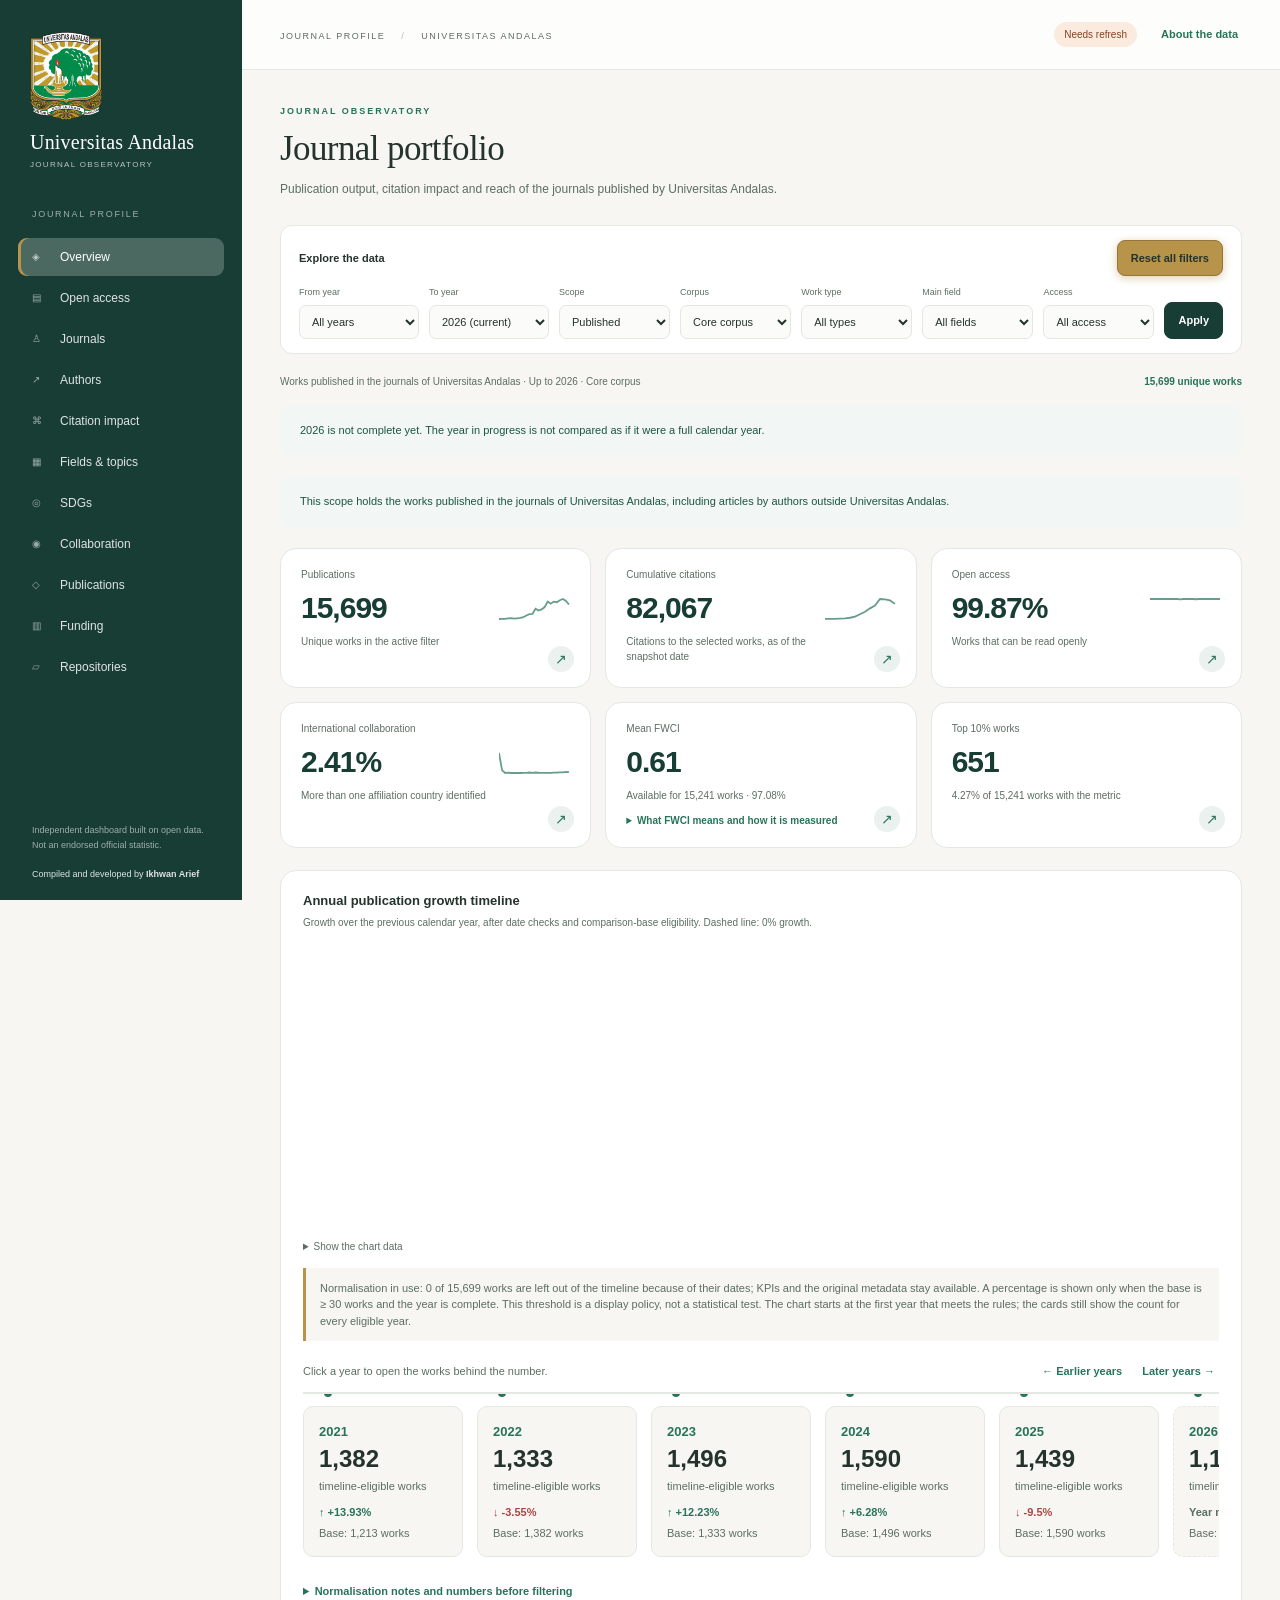
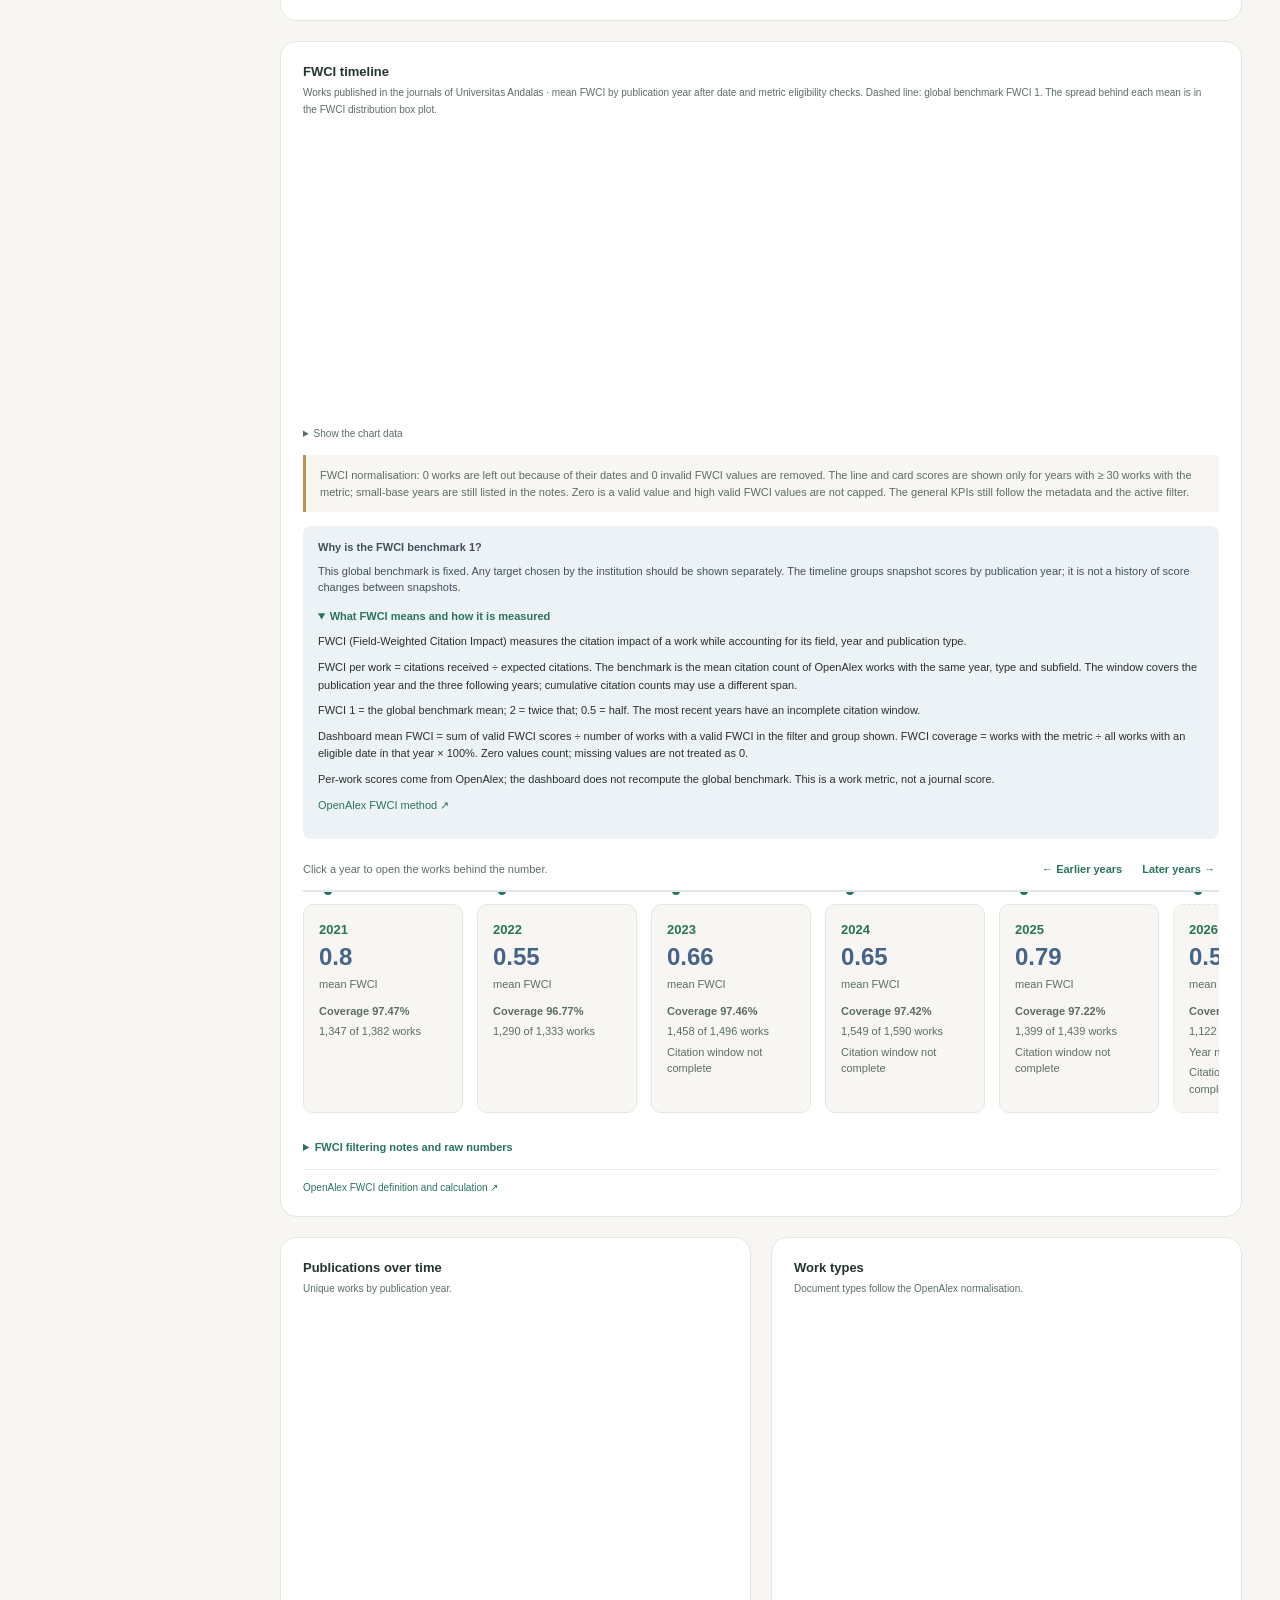
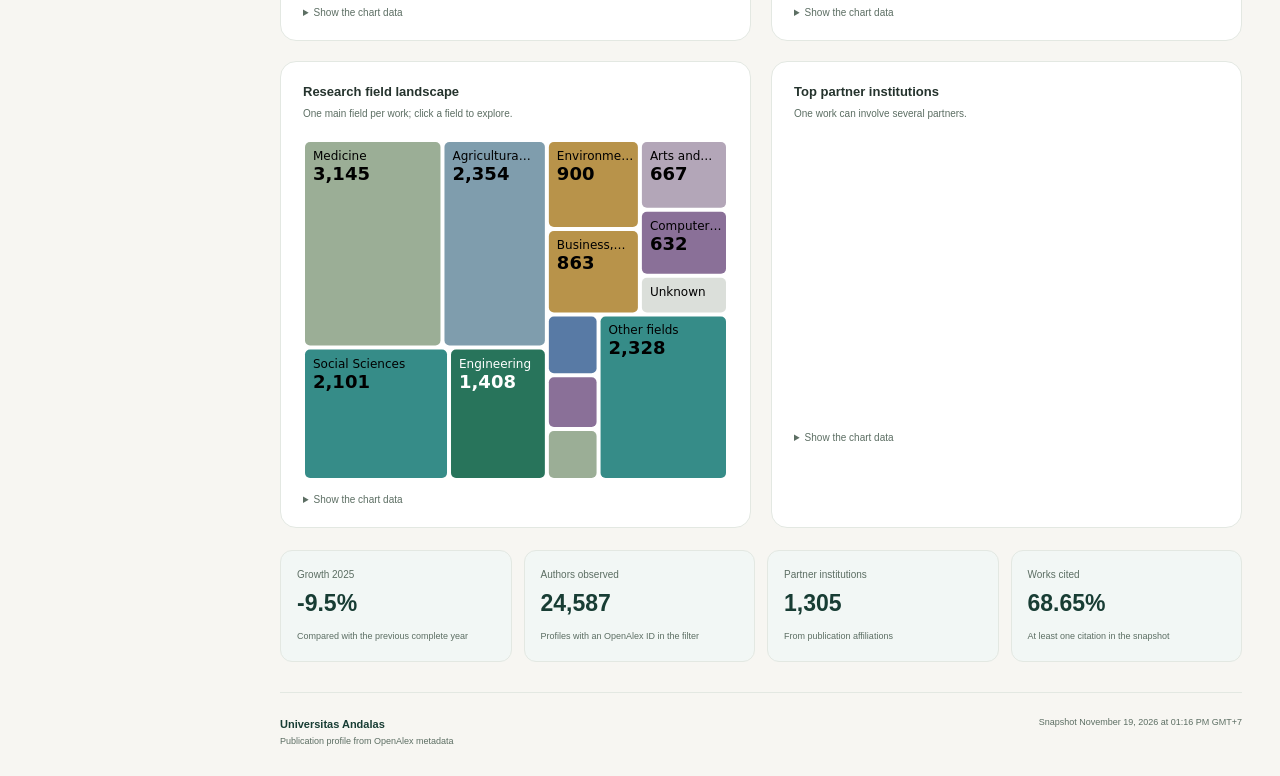
<file: index.html>
<!doctype html>
<!-- Copyright (c) 2026 Ikhwan Arief (ikhwan[at]eng.unand.ac.id). All rights reserved.
     Licensed under the PolyForm Noncommercial License 1.0.0
     (https://polyformproject.org/licenses/noncommercial/1.0.0). Commercial use requires prior
     written permission from the copyright holder. See LICENSE and NOTICE. -->
<html lang="en" data-export-controls="hidden">
<head>
  <meta charset="utf-8">
  <meta name="viewport" content="width=device-width, initial-scale=1">
  <meta http-equiv="Content-Security-Policy" content="default-src 'self'; script-src 'self'; style-src 'self' 'unsafe-inline'; img-src 'self' data: blob:; connect-src 'self'; worker-src 'self'; object-src 'none'; base-uri 'none'; form-action 'none'; frame-src 'none'">
  <meta name="referrer" content="strict-origin-when-cross-origin">
  <meta name="description" content="Journals of an organisation, their articles, citation impact and openness, from public OpenAlex metadata.">
  <meta name="theme-color" content="#183D34">
  <title>Journal profile</title>
  <link rel="stylesheet" href="assets/style.css">
  <script src="assets/vendor/chart.umd.min.js" defer></script>
  <script type="module" src="assets/app.js"></script>
</head>
<body>
  <a class="skip-link" href="#main">Skip to content</a>
  <aside class="sidebar" aria-label="Main navigation">
    <!-- Filled in when the page loads: the institution's logo, or a monogram of its short name. -->
    <a class="brand" href="#overview"><span id="brand-mark" class="brand-mark" aria-hidden="true"></span><span><strong id="brand-name">Research</strong><small>JOURNAL OBSERVATORY</small></span></a>
    <div class="sidebar-label">JOURNAL PROFILE</div>
    <nav id="navigation"></nav>
    <div class="sidebar-bottom"><p>Independent dashboard built on open data. Not an endorsed official statistic.</p><p class="developer-credit">Compiled and developed by <strong>Ikhwan Arief</strong></p></div>
  </aside>
  <div class="workspace">
    <header class="topbar"><div><button id="menu-toggle" class="icon-button mobile-menu" aria-label="Open navigation" aria-expanded="false">☰</button> <span class="breadcrumb">JOURNAL PROFILE <span aria-hidden="true">/</span> <span id="breadcrumb-name"></span></span></div><div class="topbar-right"><span id="freshness" class="status-badge">Loading snapshot</span><a id="method-button" class="text-button" href="https://openalex.org/about" target="_blank" rel="noopener noreferrer">About the data</a></div></header>
    <main id="main" tabindex="-1">
      <section class="page-heading"><div><div id="eyebrow" class="eyebrow">JOURNAL OBSERVATORY</div><h1 id="page-title">Journal portfolio</h1><p id="page-description">Journals, articles, impact and reach.</p></div><div class="heading-actions"><button id="export-csv" class="button secondary">↓ CSV</button><button id="export-json" class="button secondary">↓ JSON</button><button id="print" class="button">Print report ↗</button></div></section>
      <section class="filters" aria-label="Publication filters"><div class="filter-topline"><strong>Explore the data</strong><button id="reset" type="button" class="button secondary" title="Return every filter to this tab's defaults">Reset all filters</button></div><form id="filters-form"><label class="year-filter">From year<select id="filter-from" name="from" aria-label="From year"></select></label><label class="year-filter">To year<select id="filter-to" name="to" aria-label="To year"></select></label><label>Scope<select id="filter-scope" name="scope"></select></label><label>Corpus<select id="filter-corpus" name="corpus"><option value="all">All</option><option value="core">Core corpus</option></select></label><label>Work type<select id="filter-type" name="type"><option value="">All types</option></select></label><label>Main field<select id="filter-field" name="field"><option value="">All fields</option></select></label><label>Access<select id="filter-oa" name="oa"><option value="">All access</option><option value="open">Open access</option><option value="closed">Closed</option><option value="diamond">Diamond</option><option value="gold">Gold</option><option value="green">Green</option><option value="hybrid">Hybrid</option><option value="bronze">Bronze</option></select></label><button class="button apply" type="submit">Apply</button></form><div id="active-filters" class="active-filters" aria-label="Active extra filters"></div></section>
      <div id="notice" role="status" aria-live="polite"></div>
      <div id="content" aria-busy="true"><div class="loading"><span class="spinner"></span><h2>Preparing the research profile</h2><p>Reading the latest publication snapshot.</p></div></div>
      <footer class="footer"><div><strong id="footer-name"></strong><span id="footer-place">Publication profile from OpenAlex metadata</span></div><div id="snapshot-caption">No snapshot yet</div></footer>
    </main>
  </div>
  <dialog id="detail-dialog"><div class="dialog-head"><span class="eyebrow">PUBLICATION DETAIL</span><button id="close-detail" class="icon-button" aria-label="Close detail">✕</button></div><div id="detail-body"></div></dialog>
</body>
</html>
</file>
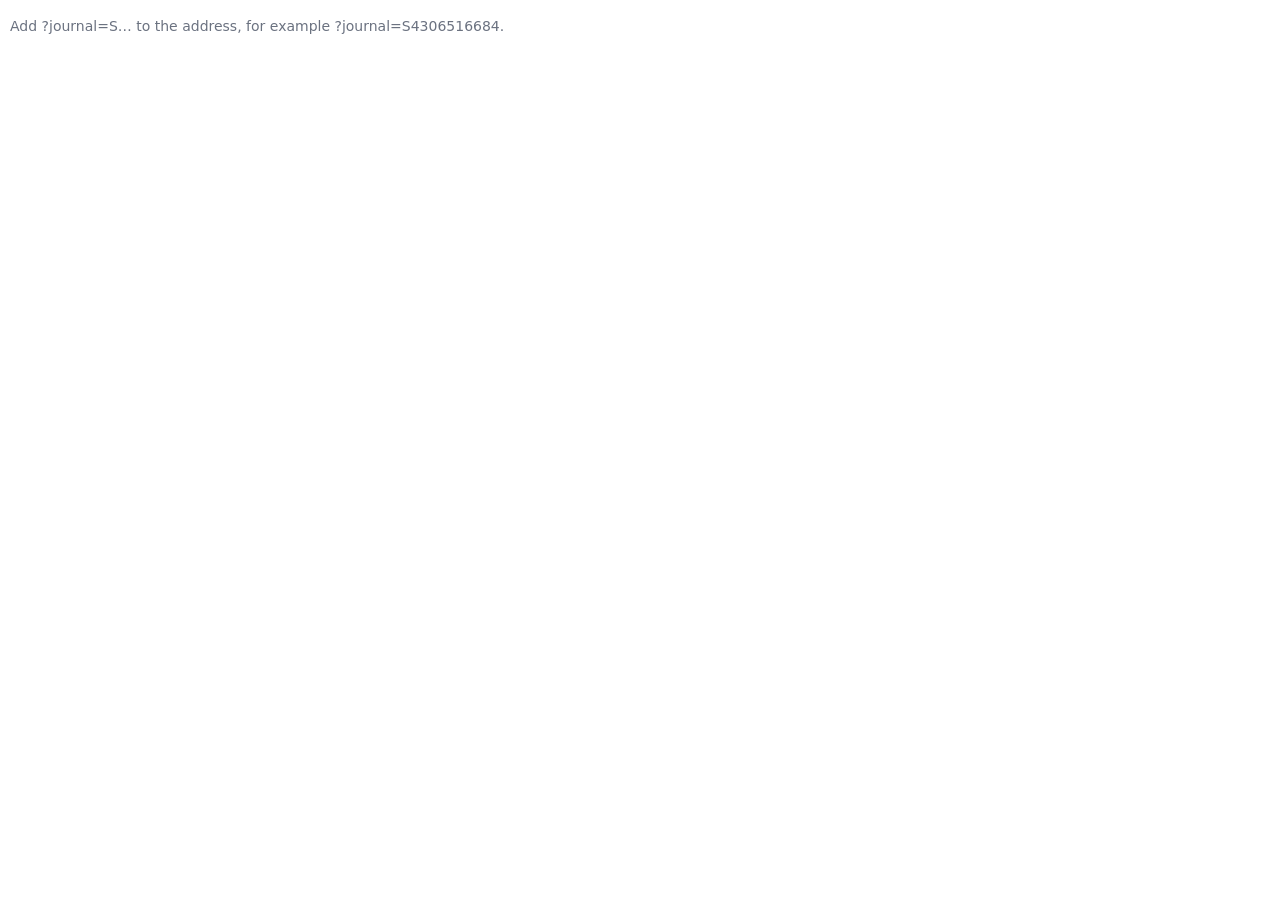
<file: embed.html>
<!doctype html>
<!-- Copyright (c) 2026 Ikhwan Arief (ikhwan[at]eng.unand.ac.id). All rights reserved.
     Licensed under the PolyForm Noncommercial License 1.0.0
     (https://polyformproject.org/licenses/noncommercial/1.0.0). Commercial use requires prior
     written permission from the copyright holder. See LICENSE and NOTICE. -->
<html lang="en">
<head>
  <meta charset="utf-8">
  <meta name="viewport" content="width=device-width, initial-scale=1">
  <meta http-equiv="Content-Security-Policy" content="default-src 'self'; script-src 'self'; style-src 'self' 'unsafe-inline'; img-src 'self' data:; connect-src 'self'; object-src 'none'; base-uri 'none'; form-action 'none'">
  <meta name="referrer" content="strict-origin-when-cross-origin">
  <meta name="robots" content="noindex">
  <meta name="color-scheme" content="light">
  <meta name="description" content="Journal metrics widget for one journal, embedded by its OpenAlex source ID.">
  <title>Journal metrics</title>
  <style>
    html, body { margin: 0; background: #fff; color: #1f2937; }
    body { font: 16px/1.5 system-ui, -apple-system, "Segoe UI", Roboto, Arial, sans-serif; }
    .embed { padding: 8px 10px 16px; max-width: 100%; }
    .embed-message { margin: 16px 10px; font-size: 14px; color: #6b7280; }
    .embed-message[hidden] { display: none; }
  </style>
  <script src="assets/embed.js" defer></script>
  <script src="assets/widget.js" defer></script>
</head>
<body>
  <main id="journal" class="embed" aria-label="Journal metrics"></main>
  <p id="embed-message" class="embed-message" hidden></p>
</body>
</html>
</file>
<file: assets/style.css>
/*! Copyright (c) 2026 Ikhwan Arief (ikhwan[at]eng.unand.ac.id). All rights reserved.
 * Licensed under the PolyForm Noncommercial License 1.0.0
 * (https://polyformproject.org/licenses/noncommercial/1.0.0). Commercial use requires prior
 * written permission from the copyright holder. See LICENSE and NOTICE. */
:root {
  --forest:#183d34;
  --green:#28745b;
  --gold:#b8934a;
  --paper:#f7f6f2;
  --white:#fff;
  --ink:#25332d;
  --muted:#5c6e63;
  --border:#e3e8e2;
  --sage:#9bae96;
  --teal:#368c88;
  --blue:#587aa5;
  --plum:#8a7098;
  --red:#ab4545;
  /* Derived tints: every shade below follows the base colours, so a configured theme
     (manifest.institution.theme, applied by app.js) recolours the whole interface. */
  --on-primary:color-mix(in srgb, #fff 86%, var(--forest));
  --on-primary-soft:color-mix(in srgb, #fff 70%, var(--forest));
  --on-primary-faint:color-mix(in srgb, #fff 58%, var(--forest));
  --primary-hover:color-mix(in srgb, var(--forest) 88%, #fff);
  --primary-active:color-mix(in srgb, var(--forest) 78%, #fff);
  --accent-ink:color-mix(in srgb, var(--green) 72%, #000);
  --tint:color-mix(in srgb, var(--green) 10%, #fff);
  --tint-soft:color-mix(in srgb, var(--green) 6%, #fff);
  --tint-faint:color-mix(in srgb, var(--green) 3%, #fff);
  --tint-line:color-mix(in srgb, var(--green) 18%, #fff);
  --field:color-mix(in srgb, var(--paper) 50%, #fff);
  --line:color-mix(in srgb, var(--border) 70%, #fff);
  --radius:16px;
  font-family:Inter,-apple-system,BlinkMacSystemFont,"Segoe UI",sans-serif;
  color:var(--ink);
  font-synthesis:none;
  line-height:1.5;
  font-size:14px;
  font-variant-numeric:tabular-nums
}
* {
  box-sizing:border-box
}
.journal-metrics {
  margin:24px 0 30px;
  min-width:0
}
.journal-metrics>h2 {
  font-family:Georgia,serif;
  font-size:24px;
  color:var(--forest)
}
.journal-toolbar {
  display:grid;
  grid-template-columns:minmax(0,320px);
  gap:16px;
  margin:18px 0
}
.journal-toolbar label {
  display:flex;
  flex-direction:column;
  gap:7px;
  min-width:0;
  font-weight:600
}
.journal-fwci {
  margin:0;
  min-width:0;
  overflow-wrap:anywhere
}
.journal-recap-timelines {
  align-items:stretch;
  margin-top:0
}
.journal-table {
  margin:20px 0
}
.sort-button {
  border:0;
  background:none;
  padding:0;
  font:inherit;
  color:inherit;
  text-align:inherit;
  cursor:pointer
}
.sort-button::after {
  content:' ↕';
  opacity:.45
}
th[aria-sort="ascending"] .sort-button::after {
  content:' ↑';
  opacity:1
}
th[aria-sort="descending"] .sort-button::after {
  content:' ↓';
  opacity:1
}
.journal-fwci h3 {
  font-family:Georgia,serif;
  font-size:22px;
  color:var(--forest)
}
.journal-toolbar select {
  width:100%;
  min-width:0;
  padding:11px;
  border:1px solid var(--border);
  border-radius:9px;
  background:var(--white);
  color:var(--ink)
}
.journal-ratio-grid {
  display:grid;
  align-items:start;
  grid-template-columns:repeat(2,minmax(0,1fr));
  gap:20px;
  margin:18px 0
}
.journal-ratio,.journal-timelines>.panel,.journal-drill-context {
  min-width:0;
  overflow-wrap:anywhere
}
.journal-ratio h3 {
  margin:0;
  font-family:Georgia,serif;
  font-size:22px;
  color:var(--forest)
}
.journal-ratio-value {
  font-size:40px;
  font-weight:650;
  color:var(--green);
  margin:15px 0 0
}
.journal-status,.journal-small-base {
  font-size:12px
}
.journal-small-base {
  color:#80591c
}
.journal-counts {
  display:grid;
  grid-template-columns:minmax(0,1fr) auto;
  gap:10px 15px;
  border-block:1px solid var(--border);
  padding:16px 0
}
.journal-counts dd {
  margin:0;
  font-weight:700;
  text-align:right
}
.journal-formula,.journal-breakdown {
  margin-top:14px;
  border-top:1px solid var(--border);
  padding-top:12px
}
.journal-formula summary,.journal-breakdown summary {
  color:var(--green);
  cursor:pointer;
  font-weight:600
}
.journal-formula a {
  display:block;
  margin:10px 0
}
.journal-equation {
  font-family:Georgia,serif;
  font-size:16px
}
.journal-drill-actions {
  display:flex;
  flex-direction:column;
  align-items:flex-start;
  gap:12px;
  margin:15px 0
}
.journal-drill-context {
  margin:20px 0
}
.journal-recap-grid {
  display:grid;
  align-items:start;
  grid-template-columns:repeat(3,minmax(0,1fr));
  gap:20px;
  margin:18px 0
}
.journal-running {
  font-size:12px;
  color:var(--forest);
  background:var(--tint);
  border-radius:8px;
  padding:8px 10px
}
.journal-recap-table {
  margin:20px 0
}
.journal-page-head {
  margin:0 0 18px;
  min-width:0;
  overflow-wrap:anywhere
}
.journal-page-head h2 {
  margin:14px 0 6px;
  font-family:Georgia,serif;
  font-size:28px;
  color:var(--forest)
}
.journal-embed-link {
  margin-top:22px
}
.journal-install-intro,.journal-install-method>p:not(.panel-note) {
  margin:4px 0 12px;
  color:var(--muted);
  font-size:12px;
  line-height:1.6
}
.journal-install-method {
  border-top:1px solid var(--line);
  margin-top:16px;
  padding-top:16px
}
.journal-install-method h3 {
  color:var(--forest);
  font-size:13px;
  margin:0 0 4px
}
.journal-install-method label {
  display:block;
  color:var(--muted);
  font-size:10px;
  font-weight:650;
  margin:10px 0 4px
}
.journal-embed-actions {
  display:flex;
  align-items:center;
  gap:8px
}
.journal-embed-actions input {
  flex:1;
  min-width:0;
  border:1px solid var(--border);
  border-radius:7px;
  background:var(--paper);
  color:var(--ink);
  font:12px/1.4 ui-monospace,SFMono-Regular,Consolas,monospace;
  padding:9px 10px
}
.journal-embed-status {
  display:block;
  min-height:18px;
  margin:4px 0 2px;
  color:var(--muted);
  font-size:10px
}
@media(max-width:620px) {
  .journal-embed-actions {
    align-items:stretch;
    flex-direction:column
  }
  .journal-embed-actions .button {
    width:100%
  }
}
.citation-year-table {
  margin-top:10px
}
.citation-year-table th,.citation-year-table td {
  padding:5px 4px;
  font-size:11px
}
.citation-year-table tbody th[scope="row"] {
  text-align:left;
  color:var(--muted)
}
#filters-form select:disabled {
  opacity:.6;
  cursor:not-allowed
}
@media(max-width:1100px) {
  .journal-recap-grid {
    grid-template-columns:minmax(0,1fr)
  }
}
@media(max-width:800px) {
  .journal-ratio-grid,.journal-toolbar {
    grid-template-columns:minmax(0,1fr)
  }
}
html[data-export-controls="hidden"] .heading-actions,
html[data-export-controls="hidden"] .chart-export {
  display:none!important
}
body {
  margin:0;
  background:var(--paper)
}
button,input,select {
  font:inherit
}
button,a,input,select {
  -webkit-tap-highlight-color:transparent
}
button {
  cursor:pointer
}
a {
  color:var(--green);
  text-decoration:none
}
a:hover {
  text-decoration:underline
}
button:focus-visible,a:focus-visible,input:focus-visible,select:focus-visible,[tabindex]:focus-visible {
  outline:3px solid var(--gold);
  outline-offset:3px
}
button:disabled {
  opacity:.5;
  cursor:wait
}
.skip-link {
  position:fixed;
  left:12px;
  top:-100px;
  background:var(--forest);
  color:white;
  padding:12px;
  z-index:100
}
.skip-link:focus {
  top:12px
}
.sidebar {
  position:fixed;
  width:242px;
  inset:0 auto 0 0;
  display:flex;
  flex-direction:column;
  background:var(--forest);
  color:var(--on-primary);
  padding:32px 18px 18px;
  z-index:30;
  overflow:auto
}
.brand {
  display:flex;
  flex-direction:column;
  align-items:flex-start;
  gap:10px;
  padding:0 12px;
  color:white;
  line-height:1.14;
  font-size:17px
}
.brand:hover {
  text-decoration:none
}
.brand img {
  object-fit:contain;
  flex-shrink:0
}
.brand-mark {
  display:flex;
  align-items:center;
  justify-content:flex-start;
  flex-shrink:0;
  min-width:0;
  max-width:100%
}
.brand-mark img {
  max-width:150px;
  max-height:88px;
  width:auto;
  height:auto
}
.brand-mark.monogram {
  width:44px;
  height:44px;
  border:1px solid rgba(255,255,255,.45);
  border-radius:50%;
  font-family:Georgia,serif;
  font-size:15px;
  letter-spacing:.4px;
  color:white
}
.brand strong {
  display:block;
  font-family:Georgia,serif;
  font-size:20px;
  font-weight:normal;
  letter-spacing:.2px;
  line-height:1.2
}
.brand small {
  display:block;
  font-size:8px;
  letter-spacing:1.3px;
  color:var(--on-primary-soft);
  margin-top:6px
}
.sidebar-label {
  font-size:9px;
  letter-spacing:1.7px;
  color:var(--on-primary-faint);
  margin:39px 14px 13px
}
.nav-link {
  display:flex;
  gap:13px;
  align-items:center;
  color:var(--on-primary);
  padding:10px 14px;
  border-radius:9px;
  font-size:12px;
  margin:3px 0;
  transition:background .15s
}
.nav-link:hover {
  background:var(--primary-hover);
  text-decoration:none;
  color:#fff
}
.nav-link.active {
  background:var(--primary-active);
  color:#fff;
  box-shadow:inset 3px 0 var(--gold)
}
.nav-link .nav-number {
  font-size:10px;
  opacity:.65;
  min-width:15px
}
.sidebar-bottom {
  margin-top:auto;
  padding:26px 14px 0;
  font-size:10px;
  color:var(--on-primary-faint);
  line-height:1.8
}
.sidebar-bottom a {
  color:var(--on-primary)
}
.sidebar-bottom p {
  font-size:9px;
  color:var(--on-primary-faint);
  margin-top:13px;
  line-height:1.7
}
.sidebar-bottom .developer-credit {
  color:var(--on-primary);
  margin-bottom:0
}
.developer-credit span {
  display:block;
  overflow-wrap:anywhere
}
.source-dot {
  display:inline-block;
  width:6px;
  height:6px;
  border-radius:50%;
  background:var(--sage);
  margin-right:4px
}
.workspace {
  margin-left:242px
}
.topbar {
  height:70px;
  border-bottom:1px solid var(--border);
  display:flex;
  justify-content:space-between;
  align-items:center;
  padding:0 38px;
  background:rgba(255,255,255,.75)
}
.breadcrumb {
  font-size:9px;
  letter-spacing:1.5px;
  color:var(--muted)
}
.breadcrumb span {
  margin:0 12px;
  color:color-mix(in srgb, var(--muted) 45%, #fff)
}
.breadcrumb #breadcrumb-name {
  margin:0;
  color:inherit;
  text-transform:uppercase
}
.topbar-right {
  display:flex;
  gap:20px;
  align-items:center
}
.status-badge {
  font-size:10px;
  padding:5px 10px;
  border-radius:20px;
  background:var(--tint);
  color:var(--accent-ink)
}
.status-badge.stale {
  background:#fbebdf;
  color:#824421
}
.text-button {
  background:none;
  border:0;
  color:var(--green);
  padding:4px;
  font-size:11px;
  font-weight:600
}
.text-button:hover {
  text-decoration:underline
}
main {
  padding:35px 38px 0;
  max-width:1700px;
  margin:auto
}
.page-heading {
  display:flex;
  align-items:center;
  justify-content:space-between;
  gap:25px;
  margin-bottom:27px
}
.eyebrow {
  font-size:9px;
  font-weight:650;
  letter-spacing:2px;
  color:var(--green)
}
h1 {
  font-family:Georgia,"Times New Roman",serif;
  font-size:35px;
  line-height:1.2;
  margin:9px 0 10px;
  font-weight:normal;
  letter-spacing:-.6px
}
.page-heading p {
  margin:0;
  color:var(--muted);
  font-size:12px
}
.heading-actions {
  display:flex;
  gap:8px;
  flex-shrink:0
}
.button {
  background:var(--forest);
  border:1px solid var(--forest);
  color:white;
  border-radius:8px;
  padding:9px 13px;
  font-size:11px;
  font-weight:600;
  white-space:nowrap;
  min-height:36px
}
.button:hover {
  background:var(--primary-hover)
}
.button.secondary {
  background:transparent;
  color:var(--forest);
  border-color:var(--tint-line)
}
.button.secondary:hover {
  background:var(--tint-soft)
}
.filters {
  border:1px solid var(--border);
  border-radius:12px;
  background:white;
  padding:14px 18px;
  margin-bottom:20px
}
.filter-topline {
  display:flex;
  justify-content:space-between;
  align-items:center;
  margin-bottom:10px
}
.filter-topline strong {
  font-size:11px
}
.filters form {
  display:flex;
  align-items:end;
  gap:10px;
  flex-wrap:wrap
}
.filters label {
  font-size:9px;
  color:var(--muted);
  display:flex;
  flex-direction:column;
  gap:5px;
  flex:1;
  min-width:95px
}
.filters select,.filters input {
  background:var(--field);
  border:1px solid var(--border);
  border-radius:7px;
  padding:7px 8px;
  color:var(--ink);
  width:100%;
  font-size:11px;
  height:34px
}
.filters input[type=number] {
  min-width:65px
}
.filters .year-filter {
  max-width:140px;
  min-width:120px
}
.active-filters {
  display:flex;
  gap:6px;
  flex-wrap:wrap
}
.active-filters:not(:empty) {
  padding-top:12px
}
.chip {
  font-size:10px;
  background:var(--tint);
  border:1px solid var(--tint-line);
  color:var(--accent-ink);
  border-radius:20px;
  padding:4px 9px
}
.chip button {
  border:0;
  background:none;
  padding:0 0 0 7px;
  color:inherit
}
.notice {
  background:var(--tint-soft);
  border-left:3px solid var(--gold);
  padding:11px 14px;
  font-size:11px;
  color:var(--accent-ink);
  border-radius:4px;
  margin-bottom:18px
}
.notice.error {
  border-color:var(--red);
  background:#f9efec;
  color:#833f39
}
.scope-line {
  display:flex;
  justify-content:space-between;
  gap:12px;
  margin:16px 0;
  font-size:10px;
  color:var(--muted)
}
.scope-line strong {
  color:var(--green)
}
.kpi-grid {
  display:grid;
  grid-template-columns:repeat(3,minmax(0,1fr));
  gap:14px;
  margin-bottom:22px
}
.kpi {
  background:white;
  border:1px solid var(--border);
  border-radius:var(--radius);
  padding:18px 20px;
  position:relative;
  min-height:140px
}
.kpi-label {
  font-size:10px;
  color:var(--muted);
  margin-bottom:9px;
  display:flex;
  justify-content:space-between;
  gap:10px
}
.kpi-value {
  font-size:30px;
  line-height:1.1;
  letter-spacing:-1px;
  font-weight:650;
  color:var(--forest)
}
.kpi-value small {
  font-size:18px;
  margin-left:3px
}
.kpi-foot {
  margin-top:10px;
  font-size:10px;
  color:var(--muted);
  max-width:80%;
  line-height:1.5
}
.kpi-link {
  position:absolute;
  right:16px;
  bottom:15px;
  border:0;
  border-radius:50%;
  background:var(--tint);
  color:var(--green);
  width:26px;
  height:26px
}
.sparkline {
  position:absolute;
  width:72px;
  height:24px;
  right:19px;
  top:48px;
  opacity:.7
}
.charts-grid {
  display:grid;
  grid-template-columns:repeat(2,minmax(0,1fr));
  gap:20px;
  margin-bottom:22px
}
.panel {
  background:var(--white);
  border:1px solid var(--border);
  border-radius:var(--radius);
  padding:20px 22px;
  min-width:0
}
.panel.wide {
  grid-column:1/-1
}
.panel-head {
  display:flex;
  align-items:flex-start;
  justify-content:space-between;
  gap:15px;
  margin-bottom:18px
}
.panel h2 {
  font-size:13px;
  line-height:1.5;
  font-weight:650;
  margin:0 0 3px
}
.panel-head p,.panel-note {
  font-size:10px;
  line-height:1.7;
  color:var(--muted);
  margin:3px 0 0
}
.panel-note {
  border-top:1px solid var(--line);
  margin-top:13px;
  padding-top:9px
}
.panel-actions {
  display:flex;
  gap:5px
}
.chart-export {
  border:1px solid var(--border);
  background:white;
  color:var(--muted);
  border-radius:6px;
  font-size:9px;
  padding:4px 7px;
  white-space:nowrap
}
.chart-body {
  height:278px;
  position:relative
}
.chart-body.short {
  height:220px
}
.chart-body.tall {
  height:340px
}
.chart-body svg {
  width:100%;
  height:100%;
  overflow:visible
}
.chart-body canvas {
  max-height:100%;
  width:100%
}
.chart-description {
  margin-top:9px;
  font-size:10px;
  color:var(--muted)
}
.chart-data {
  font-size:10px;
  margin-top:12px;
  color:var(--muted)
}
.chart-data summary {
  cursor:pointer
}
.chart-data ul {
  padding-left:18px;
  max-height:180px;
  overflow:auto
}
.empty-state {
  display:flex;
  flex-direction:column;
  align-items:center;
  justify-content:center;
  text-align:center;
  min-height:200px;
  color:var(--muted);
  padding:25px
}
.empty-state strong {
  color:var(--forest);
  font-size:13px
}
.empty-state p {
  font-size:11px;
  max-width:480px
}
.mini-stats {
  display:grid;
  grid-template-columns:repeat(4,minmax(0,1fr));
  gap:12px;
  margin-bottom:22px
}
.mini-stat {
  border:1px solid var(--border);
  border-radius:12px;
  background:var(--tint-soft);
  padding:16px
}
.mini-stat span {
  display:block;
  font-size:10px;
  color:var(--muted)
}
.mini-stat strong {
  display:block;
  color:var(--forest);
  font-size:23px;
  margin:4px 0
}
.mini-stat small {
  font-size:9px;
  color:var(--muted)
}
.heatmap-wrap {
  overflow:auto;
  height:100%;
  padding-bottom:8px
}
.heatmap {
  display:grid;
  gap:4px;
  min-width:360px;
  align-items:center
}
.heat-label {
  font-size:9px;
  color:var(--muted);
  padding-right:8px;
  overflow:hidden;
  text-overflow:ellipsis;
  white-space:nowrap
}
.heat-year {
  text-align:center;
  font-size:9px;
  color:var(--muted)
}
.heat-cell {
  min-height:25px;
  border:0;
  border-radius:4px;
  font-size:9px;
  padding:4px;
  transition:filter .15s
}
.heat-cell:hover {
  filter:brightness(.9)
}
.heat-legend {
  font-size:9px;
  color:var(--muted);
  margin-top:6px
}
.module-intro {
  padding:16px 20px;
  background:var(--tint-soft);
  border-radius:10px;
  font-size:11px;
  color:var(--accent-ink);
  margin-bottom:20px;
  line-height:1.8
}
.table-panel {
  margin-bottom:22px
}
.table-toolbar {
  display:flex;
  gap:10px;
  align-items:center;
  flex-wrap:wrap;
  margin-bottom:17px
}
.search-input {
  flex:1;
  min-width:180px;
  border:1px solid var(--border);
  padding:9px 12px;
  border-radius:8px;
  background:var(--field);
  font-size:11px
}
.table-toolbar select {
  border:1px solid var(--border);
  padding:8px;
  border-radius:8px;
  font-size:11px
}
.topic-control {
  display:flex;
  flex-direction:column;
  gap:5px;
  min-width:0;
  max-width:100%;
  color:var(--muted);
  font-size:10px
}
.topic-control select {
  width:100%
}
.mapped-topic-control {
  flex:1;
  min-width:220px
}
.topic-help {
  flex-basis:100%;
  color:var(--muted);
  font-size:10px
}
.table-scroll {
  overflow:auto
}
table {
  border-collapse:collapse;
  width:100%;
  text-align:left;
  font-size:11px
}
thead {
  background:var(--tint-faint);
  color:var(--muted);
  font-size:9px;
  letter-spacing:.4px
}
th,td {
  padding:12px 10px;
  border-bottom:1px solid var(--line);
  vertical-align:top
}
th {
  font-weight:600;
  white-space:nowrap
}
td.num,th.num {
  text-align:right
}
.work-title {
  background:none;
  border:0;
  color:var(--forest);
  font-size:11px;
  line-height:1.6;
  text-align:left;
  padding:0;
  max-width:620px;
  font-weight:600
}
.work-title:hover {
  text-decoration:underline
}
.work-source {
  display:block;
  color:var(--muted);
  font-size:9px;
  margin-top:4px
}
.oa-tag {
  font-size:9px;
  display:inline-block;
  padding:3px 7px;
  border-radius:5px;
  background:var(--tint);
  color:var(--accent-ink);
  white-space:nowrap
}
.oa-tag.closed {
  background:#eff0ee;
  color:#5d675c
}
.warning-tag {
  font-size:9px;
  color:var(--red);
  display:block
}
.pagination {
  display:flex;
  justify-content:space-between;
  align-items:center;
  font-size:10px;
  color:var(--muted);
  margin-top:16px
}
.pagination>div {
  display:flex;
  flex-wrap:wrap;
  justify-content:flex-end;
  gap:7px
}
.growth-panel {
  min-width:0
}
.timeline-controls {
  display:flex;
  flex-wrap:wrap;
  align-items:center;
  justify-content:flex-end;
  gap:12px;
  margin:18px 0 8px
}
.timeline-controls .timeline-hint {
  margin:0 auto 0 0
}
.timeline-hint {
  color:var(--muted);
  font-size:11px
}
.normalization-note {
  margin:14px 0;
  padding:12px 14px;
  border-left:3px solid var(--gold);
  background:var(--paper);
  color:var(--muted);
  font-size:11px
}
.normalization-details {
  margin-top:10px;
  color:var(--muted);
  font-size:11px
}
.normalization-details summary {
  cursor:pointer;
  color:var(--green);
  font-weight:600
}
.raw-growth-values {
  max-height:260px;
  overflow:auto
}
.fwci-year strong {
  color:#46638a
}
.fwci-guide {
  background:#edf2f7;
  color:#3e5162;
  padding:13px 15px;
  border-radius:8px;
  font-size:11px
}
.fwci-guide p {
  margin:7px 0 0
}
.fwci-help {
  margin:12px 0;
  color:var(--ink);
  font-size:11px;
  line-height:1.6
}
.fwci-help summary {
  color:var(--green);
  cursor:pointer;
  font-weight:600
}
.fwci-help p {
  margin:8px 0
}
.kpi .fwci-help {
  margin:10px 24px 0 0;
  font-size:10px
}
.kpi .fwci-help summary {
  font-size:10px
}
.mini-stat .fwci-help {
  display:block
}
.small-multiples {
  display:grid;
  grid-template-columns:repeat(2,minmax(0,1fr));
  gap:14px
}
.mini-series {
  min-width:0;
  padding:14px;
  border:1px solid var(--border);
  border-radius:10px;
  background:var(--tint-faint)
}
.mini-series-head {
  display:flex;
  gap:8px;
  justify-content:space-between
}
.mini-series-head h3 {
  margin:0 0 5px;
  min-height:34px;
  font-size:12px;
  overflow-wrap:anywhere
}
.mini-series-meta {
  color:var(--muted);
  font-size:10px
}
.mini-series-body {
  height:160px;
  min-width:0;
  margin-top:12px
}
.map-controls {
  display:flex;
  gap:8px;
  flex-wrap:wrap;
  align-items:center;
  margin-bottom:12px
}
.map-controls select {
  background:white;
  color:var(--ink);
  border:1px solid var(--border);
  border-radius:7px;
  padding:7px 9px;
  font-size:11px;
  max-width:100%
}
.map-controls select:last-child {
  flex:1 1 220px;
  min-width:0
}
.map-controls .button {
  padding:6px 12px
}
.world-map-panel .chart-body {
  position:relative;
  width:100%;
  min-width:0;
  max-width:100%;
  height:auto;
  aspect-ratio:16/7;
  min-height:200px;
  overflow:hidden;
  border-radius:10px
}
.world-map-panel .chart-body svg {
  width:100%;
  height:100%;
  min-height:200px;
  display:block
}
.country-bubble {
  cursor:help
}
.map-popup {
  position:absolute;
  z-index:2;
  max-width:calc(100% - 16px);
  width:270px;
  padding:11px 13px;
  border:1px solid var(--tint-line);
  border-radius:9px;
  background:var(--forest);
  color:#fff;
  box-shadow:0 5px 18px #183d3433;
  font-size:12px;
  line-height:1.6;
  pointer-events:none
}
html[data-content-protection="enabled"] img,
html[data-content-protection="enabled"] canvas,
html[data-content-protection="enabled"] svg {
  -webkit-user-drag:none;
  user-select:none
}
.map-tooltip {
  min-height:34px;
  color:var(--ink);
  font-size:11px
}
.series-controls {
  display:flex;
  flex-wrap:wrap;
  align-items:center;
  gap:10px;
  margin-bottom:14px;
  color:var(--muted);
  font-size:11px
}
.series-controls select {
  max-width:100%;
  padding:7px 10px;
  color:var(--ink);
  border:1px solid var(--border);
  border-radius:7px;
  background:white
}
@media(max-width:700px) {
  .small-multiples {
    grid-template-columns:1fr
  }
}
.growth-timeline {
  display:flex;
  gap:14px;
  overflow-x:auto;
  padding:12px 4px 16px;
  scroll-snap-type:x proximity;
  border-top:2px solid var(--border)
}
.timeline-year {
  position:relative;
  display:flex;
  flex:0 0 160px;
  flex-direction:column;
  align-items:flex-start;
  gap:4px;
  padding:15px;
  border:1px solid var(--border);
  border-radius:10px;
  background:var(--paper);
  color:var(--ink);
  text-align:left;
  scroll-snap-align:start;
  cursor:pointer
}
.timeline-year::before {
  content:'';
  position:absolute;
  top:-18px;
  left:20px;
  width:8px;
  height:8px;
  border-radius:50%;
  background:var(--green)
}
.timeline-date {
  color:var(--green);
  font-weight:700;
  font-size:13px
}
.timeline-year strong {
  font-size:24px;
  line-height:1.2
}
.timeline-year>span:not(.timeline-date),.timeline-year small {
  font-size:11px;
  color:var(--muted)
}
.timeline-year .timeline-growth {
  margin-top:6px;
  font-weight:700
}
.timeline-year.positive .timeline-growth {
  color:var(--green)
}
.timeline-year.negative .timeline-growth {
  color:var(--red)
}
.timeline-year.partial {
  border-style:dashed
}
.pagination button {
  padding:5px 10px;
  border:1px solid var(--border);
  background:white;
  border-radius:5px;
  color:var(--green);
  font-size:10px
}
.method-grid {
  display:grid;
  grid-template-columns:1fr 1fr;
  gap:15px
}
.method-item {
  padding:15px;
  background:var(--tint-faint);
  border-radius:9px
}
.method-item h3 {
  font-size:11px;
  margin:0 0 5px
}
.method-item p {
  font-size:10px;
  color:var(--muted);
  margin:0;
  line-height:1.8
}
.footer {
  display:flex;
  justify-content:space-between;
  gap:20px;
  border-top:1px solid var(--border);
  padding:22px 0 27px;
  margin-top:30px;
  font-size:9px;
  color:var(--muted);
  line-height:1.7
}
.footer strong {
  display:block;
  font-size:11px;
  color:var(--forest)
}
.footer span {
  display:block
}
.loading {
  padding:80px 20px;
  text-align:center;
  color:var(--muted)
}
.loading h2 {
  font-size:17px;
  color:var(--forest)
}
.loading p {
  font-size:12px
}
.spinner {
  display:inline-block;
  width:30px;
  height:30px;
  border:3px solid var(--tint-line);
  border-top-color:var(--green);
  border-radius:50%;
  animation:spin .8s linear infinite
}
@keyframes spin {
  to {
    transform:rotate(360deg)
  }
}
.icon-button {
  border:1px solid var(--border);
  background:transparent;
  border-radius:7px;
  padding:5px 9px;
  color:var(--forest)
}
.mobile-menu {
  display:none
}
dialog {
  border:1px solid var(--border);
  border-radius:20px;
  padding:26px;
  max-width:820px;
  width:calc(100% - 32px);
  max-height:90vh;
  color:var(--ink);
  box-shadow:0 20px 80px #12352830
}
dialog::backdrop {
  background:#122b2255;
  backdrop-filter:blur(3px)
}
.dialog-head {
  display:flex;
  justify-content:space-between;
  align-items:center;
  margin-bottom:20px
}
dialog h2 {
  font:normal 24px/1.4 Georgia,serif;
  margin:0 0 14px
}
.detail-grid {
  display:grid;
  grid-template-columns:1fr 1fr;
  gap:12px;
  margin:20px 0
}
.detail-grid>div {
  background:var(--tint-faint);
  padding:12px;
  border-radius:8px;
  font-size:11px
}
.detail-grid small {
  display:block;
  color:var(--muted);
  font-size:9px;
  margin-bottom:4px
}
.detail-list {
  font-size:11px;
  line-height:1.9;
  padding-left:20px
}
dialog p {
  font-size:12px;
  color:var(--muted);
  line-height:1.8
}
.work-tabs {
  display:flex;
  gap:4px;
  border-bottom:1px solid var(--border);
  margin:14px 0 6px
}
.work-tabs [role="tab"] {
  border:0;
  background:none;
  padding:9px 14px;
  font:600 13px/1.2 inherit;
  color:var(--muted);
  border-bottom:3px solid transparent;
  cursor:pointer
}
.work-tabs [role="tab"][aria-selected="true"] {
  color:var(--forest);
  border-bottom-color:var(--green)
}
.work-sdgs {
  margin:18px 0;
  padding:14px;
  border:1px solid var(--border);
  border-radius:8px
}
.work-sdgs h3 {
  margin-top:0
}
.sdg-list {
  list-style:none;
  padding:0;
  margin:8px 0;
  display:flex;
  flex-direction:column;
  gap:6px
}
.sdg-list li {
  display:flex;
  flex-wrap:wrap;
  align-items:center;
  gap:6px 12px
}
.sdg-chip {
  display:inline-flex;
  align-items:center;
  gap:8px;
  border:1px solid var(--border);
  border-left:4px solid var(--green);
  background:var(--tint);
  color:var(--forest);
  border-radius:8px;
  padding:4px 10px 4px 4px;
  font:600 12px/1.4 inherit;
  cursor:pointer;
  text-align:left
}
.sdg-chip img {
  width:28px;
  height:28px;
  flex-shrink:0
}
.sdg-score {
  font-size:11px;
  color:var(--muted)
}
/* Official UN goal list: full icon + a bar in the goal colour (colour definitions from the UN guidelines). */
.sdg-bars {
  list-style:none;
  margin:0;
  padding:0;
  display:grid;
  gap:6px
}
.sdg-bar {
  display:grid;
  grid-template-columns:40px 1fr 4.5em;
  align-items:center;
  gap:12px;
  width:100%;
  padding:4px 6px;
  border:0;
  border-radius:8px;
  background:none;
  font:inherit;
  color:var(--ink);
  text-align:left;
  cursor:pointer
}
.sdg-bar:hover,.sdg-bar:focus-visible {
  background:var(--tint-soft, #f0f4ec)
}
.sdg-bar:disabled {
  cursor:default
}
.sdg-bar img {
  display:block;
  width:40px;
  height:40px
}
.sdg-bar-label {
  display:grid;
  gap:4px;
  min-width:0
}
.sdg-bar-name {
  font-size:12px;
  overflow:hidden;
  text-overflow:ellipsis;
  white-space:nowrap
}
.sdg-bar-track {
  display:block;
  height:10px;
  border-radius:5px;
  background:color-mix(in srgb, var(--border) 60%, #fff)
}
.sdg-bar-fill {
  display:block;
  height:100%;
  border-radius:5px;
  min-width:2px
}
.sdg-bar-count {
  text-align:right;
  font-weight:700;
  font-size:13px;
  font-variant-numeric:tabular-nums
}
.sdg-notice {
  margin-top:10px
}
.citing-table {
  font-size:11px
}
.citing-table td {
  overflow-wrap:anywhere
}
.detail-links {
  display:flex;
  gap:8px;
  flex-wrap:wrap;
  margin-top:15px
}
.network-node {
  cursor:pointer
}
.network-node:focus circle {
  stroke:var(--gold);
  stroke-width:3
}
.treemap-tile {
  cursor:pointer
}
.treemap-tile:focus rect {
  stroke:var(--gold);
  stroke-width:3
}
.badge-note {
  font-size:9px;
  background:#faf2e1;
  color:#796135;
  border-radius:4px;
  padding:3px 6px
}
.legend-row {
  display:flex;
  gap:13px;
  font-size:9px;
  flex-wrap:wrap;
  color:var(--muted);
  margin-top:8px
}
.legend-dot {
  display:inline-block;
  width:8px;
  height:8px;
  border-radius:50%;
  margin-right:4px
}
@media(min-width:1500px) {
  .kpi-grid {
    grid-template-columns:repeat(6,minmax(0,1fr))
  }
  .kpi {
    padding:18px 16px
  }
  .kpi-value {
    font-size:27px
  }
  .sparkline {
    display:none
  }
  .kpi-foot {
    max-width:100%
  }
  .kpi-link {
    bottom:10px;
    right:10px
  }
  .kpi-foot {
    padding-right:15px
  }
  .kpi-label {
    min-height:30px
  }
}
@media(max-width:1100px) {
  .sidebar {
    width:210px;
    padding-left:12px;
    padding-right:12px
  }
  .workspace {
    margin-left:210px
  }
  main {
    padding:26px 24px 0
  }
  .topbar {
    padding:0 24px
  }
  .page-heading {
    align-items:flex-start;
    flex-direction:column;
    gap:15px
  }
  .heading-actions {
    align-self:flex-end;
    margin-top:-4px
  }
  .charts-grid {
    gap:15px
  }
  .panel {
    padding:17px
  }
  .mini-stats {
    grid-template-columns:repeat(2,minmax(0,1fr))
  }
  .kpi-grid {
    gap:10px
  }
  .kpi {
    padding:15px
  }
  .kpi-value {
    font-size:27px
  }
  .sparkline {
    display:none
  }
  .kpi-foot {
    max-width:90%
  }
  .breadcrumb {
    font-size:8px;
    letter-spacing:1px
  }
}
@media(max-width:800px) {
  .sidebar {
    transform:translateX(-100%);
    width:242px;
    transition:transform .2s
  }
  .sidebar.open {
    transform:translateX(0);
    box-shadow:15px 0 40px #183d3433
  }
  .workspace {
    margin-left:0
  }
  .mobile-menu {
    display:inline-block;
    margin-right:10px
  }
  .topbar {
    height:60px;
    padding:0 20px
  }
  .breadcrumb {
    display:none
  }
  .topbar-right {
    gap:10px
  }
  main {
    padding:24px 20px 0
  }
  h1 {
    font-size:30px
  }
  .charts-grid {
    gap:14px
  }
  .kpi {
    min-height:128px
  }
  .kpi-grid {
    margin-bottom:16px
  }
  .panel-head {
    margin-bottom:12px
  }
  .chart-body {
    height:260px
  }
  .chart-body.tall {
    height:310px
  }
}
@media(max-width:560px) {
  main {
    padding:21px 15px 0
  }
  .topbar {
    padding:0 15px
  }
  .page-heading {
    margin-bottom:20px
  }
  .page-heading p {
    font-size:11px
  }
  .heading-actions {
    align-self:flex-start;
    margin-top:0
  }
  .button {
    font-size:10px;
    padding:8px 11px
  }
  .kpi-grid {
    grid-template-columns:repeat(2,minmax(0,1fr))
  }
  .kpi-value {
    font-size:28px
  }
  .kpi-label {
    font-size:9px
  }
  .kpi-foot {
    font-size:9px
  }
  .charts-grid {
    grid-template-columns:1fr
  }
  .panel.wide {
    grid-column:auto
  }
  .filters {
    padding:13px
  }
  .filters label {
    min-width:calc(50% - 8px)
  }
  .filters .year-filter {
    max-width:none;
    min-width:calc(50% - 8px)
  }
  .apply {
    width:100%
  }
  .mini-stats {
    gap:10px
  }
  .mini-stat {
    padding:12px
  }
  .mini-stat strong {
    font-size:21px
  }
  .scope-line {
    flex-direction:column;
    gap:4px
  }
  .panel {
    padding:17px 15px
  }
  .footer {
    flex-direction:column;
    gap:8px
  }
  .method-grid {
    grid-template-columns:1fr
  }
  .detail-grid {
    grid-template-columns:1fr
  }
  dialog {
    padding:20px
  }
  .chart-body {
    height:265px
  }
  .kpi-link {
    right:12px;
    bottom:10px
  }
  .table-toolbar {
    gap:7px
  }
  .table-toolbar .search-input {
    min-width:100%
  }
}
@media(prefers-reduced-motion:reduce) {
  *,*::before,*::after {
    animation:none!important;
    transition:none!important;
    scroll-behavior:auto!important
  }
}
@media print {
  .sidebar,.topbar,.filters,.heading-actions,.chart-export,.table-toolbar,.pagination,.kpi-link,.active-filters {
    display:none!important
  }
  .workspace {
    margin:0
  }
  body {
    background:white
  }
  main {
    padding:0
  }
  .panel,.kpi,.mini-stat {
    break-inside:avoid;
    box-shadow:none
  }
  .charts-grid {
    gap:12px
  }
  .panel {
    border-color:#ccc
  }
  .chart-body {
    height:230px
  }
  .footer {
    margin-top:15px
  }
  .page-heading {
    margin-bottom:20px
  }
  dialog {
    display:none
  }
  .chart-data {
    display:none
  }
  .kpi-grid {
    grid-template-columns:repeat(3,1fr)
  }
  h1 {
    font-size:27px
  }
}
.data-drill {
  padding:2px 0;
  border:0;
  background:none;
  color:var(--accent-ink);
  text-align:left;
  text-decoration:underline;
  text-underline-offset:3px;
  cursor:pointer;
  font:inherit
}
.chart-body canvas {
  max-width:100%
}
.table-toolbar select {
  max-width:100%
}
.chip {
  max-width:100%;
  overflow-wrap:anywhere
}
.detail-grid span,.detail-list {
  overflow-wrap:anywhere
}
.author-head-grid {
  display:grid;
  grid-template-columns:repeat(auto-fit,minmax(260px,1fr));
  gap:8px 32px;
  margin:12px 0 6px
}
.author-head-grid h3 {
  font-size:12px;
  letter-spacing:.6px;
  text-transform:uppercase;
  color:var(--muted);
  margin:0 0 4px
}
.author-link {
  background:none;
  border:0;
  padding:0;
  font:inherit;
  color:var(--green);
  cursor:pointer;
  text-decoration:underline;
  text-underline-offset:2px
}
/* Reset all filters: the theme highlight colour, so the way back to the defaults is easy to spot. */
.filters #reset {
  background:var(--gold);
  border:1px solid color-mix(in srgb, var(--gold) 80%, #000);
  color:var(--ink);
  font-weight:700;
  box-shadow:0 2px 8px color-mix(in srgb, var(--gold) 45%, transparent)
}
.filters #reset:hover {
  background:color-mix(in srgb, var(--gold) 82%, #fff)
}
.filters #reset:focus-visible {
  outline:3px solid var(--forest);
  outline-offset:2px
}


/* Legend of the distribution charts (box plot and percentile band): swatch in the mark's shape and colour. */
.dist-legend {
  list-style:none;
  display:flex;
  flex-wrap:wrap;
  gap:4px 14px;
  margin:10px 0 0;
  padding:0;
  font-size:10px;
  color:var(--muted)
}
.dist-legend li {
  display:flex;
  align-items:center;
  gap:6px
}
.dist-swatch {
  display:inline-block;
  flex:none;
  width:14px;
  height:10px
}
.dist-swatch.box { background:color-mix(in srgb,var(--swatch) 35%,white); border:1.5px solid var(--swatch); border-radius:2px }
.dist-swatch.box.faint { background:color-mix(in srgb,var(--swatch) 15%,white); border-style:dashed }
.dist-swatch.band { background:color-mix(in srgb,var(--swatch) 40%,white); border-radius:2px }
.dist-swatch.band.outer { background:color-mix(in srgb,var(--swatch) 22%,white) }
.dist-swatch.whisker { height:10px; width:10px; border-top:2px solid var(--swatch); border-bottom:2px solid var(--swatch); background:linear-gradient(var(--swatch),var(--swatch)) center/2px 100% no-repeat }
.dist-swatch.bar { height:3px; background:var(--swatch) }
.dist-swatch.line { height:2px; background:var(--swatch) }
.dist-swatch.dash { height:0; border-top:2px dashed var(--swatch) }
.dist-swatch.diamond { width:8px; height:8px; margin:0 3px; background:var(--swatch); transform:rotate(45deg) }
.dist-swatch.dot { width:7px; height:7px; border-radius:50%; background:var(--swatch); margin:0 3px }
.dist-swatch.ring { width:8px; height:8px; border-radius:50%; border:1.5px solid var(--swatch); background:white; margin:0 3px }

/* "How to read this chart" box under distribution charts. */
.chart-story {
  margin-top:12px;
  padding:10px 12px;
  border-radius:8px;
  background:var(--soft, #f4f6f3);
  font-size:11px;
  line-height:1.6;
  color:var(--text, #25332d)
}
.chart-story h3 {
  font-size:11px;
  font-weight:650;
  margin:0 0 4px
}
.chart-story ul {
  margin:0;
  padding-left:16px
}
.chart-story li+li {
  margin-top:3px
}
/* Total bar of the author-origin chart. */
.share-total {
  margin:4px 0 12px
}
.share-caption {
  font-size:10px;
  color:var(--muted);
  margin:0 0 4px
}
.share-bar {
  display:flex;
  height:16px;
  border-radius:4px;
  overflow:hidden;
  gap:2px;
  background:var(--line)
}
.share-bar span {
  display:block;
  height:100%;
  min-width:2px
}
.share-legend strong {
  color:var(--text, #25332d)
}

/* Records known only from Crossref. */
.source-tag {
  display:inline-block;
  margin-left:6px;
  padding:1px 6px;
  border:1px solid #eb6834;
  border-radius:9px;
  font-size:9px;
  color:#a6431b;
  vertical-align:1px
}

/* Citation and collaboration maps (VOSviewer style) and funding flows (Sankey/heatmap). */
.chart-body.science-map {
  position:relative;
  height:auto
}
.chart-body.science-map svg.science-map-svg {
  width:100%;
  height:auto;
  aspect-ratio:800/460;
  overflow:hidden;
  border:1px solid var(--border);
  touch-action:none;
  cursor:grab;
  background:var(--white);
  border-radius:8px
}
.science-map-svg:active {
  cursor:grabbing
}
.science-map .network-node {
  transition:opacity .15s cubic-bezier(.4,0,.2,1)
}
.map-tools {
  position:absolute;
  right:8px;
  top:8px;
  display:flex;
  gap:4px;
  z-index:2
}
.map-tool {
  min-width:32px;
  height:32px;
  border:1px solid var(--border);
  border-radius:6px;
  background:var(--white);
  color:var(--ink);
  font-size:13px
}
.map-tool:hover {
  border-color:var(--forest);
  color:var(--forest)
}
.map-legend {
  display:flex;
  flex-wrap:wrap;
  gap:6px 16px;
  margin-top:10px;
  font-size:11px;
  color:var(--muted)
}
.map-legend-item i {
  display:inline-block;
  width:10px;
  height:10px;
  border-radius:50%;
  margin-right:6px;
  vertical-align:-1px
}
.map-gradient {
  display:inline-block;
  width:120px;
  height:10px;
  border-radius:9999px;
  background:linear-gradient(90deg,#F3E6C4,#183D34)
}
.map-controls {
  display:flex;
  flex-wrap:wrap;
  gap:8px;
  align-items:center
}
.map-controls label {
  font-size:11px;
  color:var(--muted);
  display:flex;
  gap:4px;
  align-items:center
}
.map-controls input {
  width:56px
}
.map-controls select {
  width:auto
}
.map-note {
  font-size:11px;
  color:var(--muted);
  margin:6px 0 0
}
.chart-body.funding-flow {
  height:auto
}
.chart-body.funding-flow svg.flow-svg {
  width:100%;
  height:auto;
  overflow:visible
}
.flow-band {
  cursor:pointer;
  transition:fill-opacity .15s cubic-bezier(.4,0,.2,1)
}
.flow-band:hover,.flow-band:focus-visible {
  fill-opacity:.7
}
.flow-matrix-wrap {
  overflow:auto
}
.flow-matrix {
  font-size:11px
}
.flow-matrix thead th {
  white-space:normal;
  min-width:72px;
  vertical-align:bottom
}
.flow-matrix tbody th {
  font-weight:500;
  white-space:normal;
  min-width:180px
}
.flow-cell {
  width:100%;
  min-height:28px;
  border:0;
  border-radius:4px;
  color:var(--ink);
  font-weight:600
}
</file>
